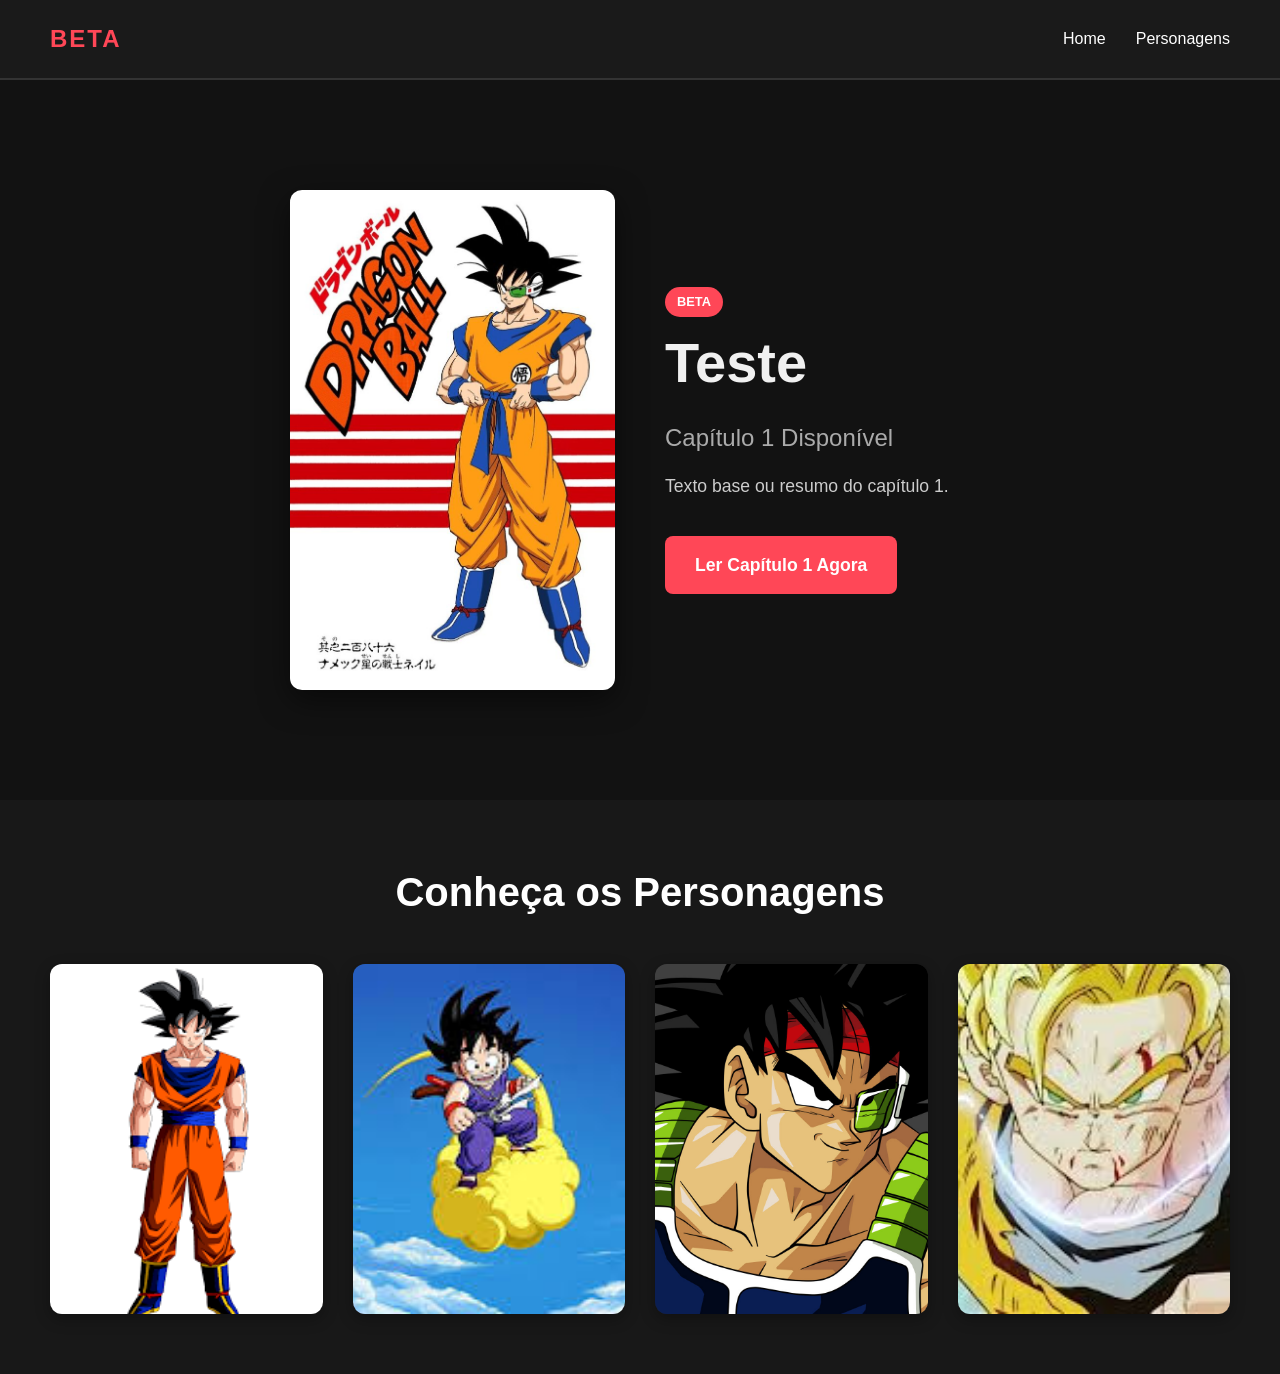
<file: index.html>
<!DOCTYPE html>
<html lang="pt-BR">
<head>
    <meta charset="UTF-8">
    <meta name="viewport" content="width=device-width, initial-scale=1.0">
    <title>Site teste</title>
    <link rel="stylesheet" href="style-home.css">
</head>
<body>

    <div id="background-monsters"></div>

    <nav class="navbar">
        <div class="logo">BETA</div>
        <ul class="nav-links">
            <li><a href="#home">Home</a></li>
            <li><a href="#personagens">Personagens</a></li>
        </ul>
    </nav>

    <section id="home" class="hero">
        <div class="hero-image">
            <img src="imagens/eb4c737c0c4cf840f029569dc1e622c8.jpg" alt="Capa The Last of The Creators">
        </div>
        
        <div class="hero-content">
            <span class="badge"> BETA</span>
            <h1>Teste</h1>
            <h2>Capítulo 1 Disponível</h2>
            <p>Texto base ou resumo do capítulo 1.</p>
            
            <a href="ler.html" class="btn-read">Ler Capítulo 1 Agora</a>
        </div>
    </section>

    <section id="personagens" class="characters-section">
        <h2 class="section-title">Conheça os Personagens</h2>
        <div class="character-grid">
            <div class="char-card"><img src="imagens/Personagem1.png" alt="Personagem 1"></div>
            <div class="char-card"><img src="imagens/Personagem2.jpg" alt="Personagem 2"></div>
            <div class="char-card"><img src="imagens/Personagem3.jpg" alt="Personagem 3"></div>
            <div class="char-card"><img src="imagens/Personagem4.jpg" alt="Personagem 4"></div>
        </div>
    </section>

    <script src="script-home.js"></script>
</body>
</html>
</file>
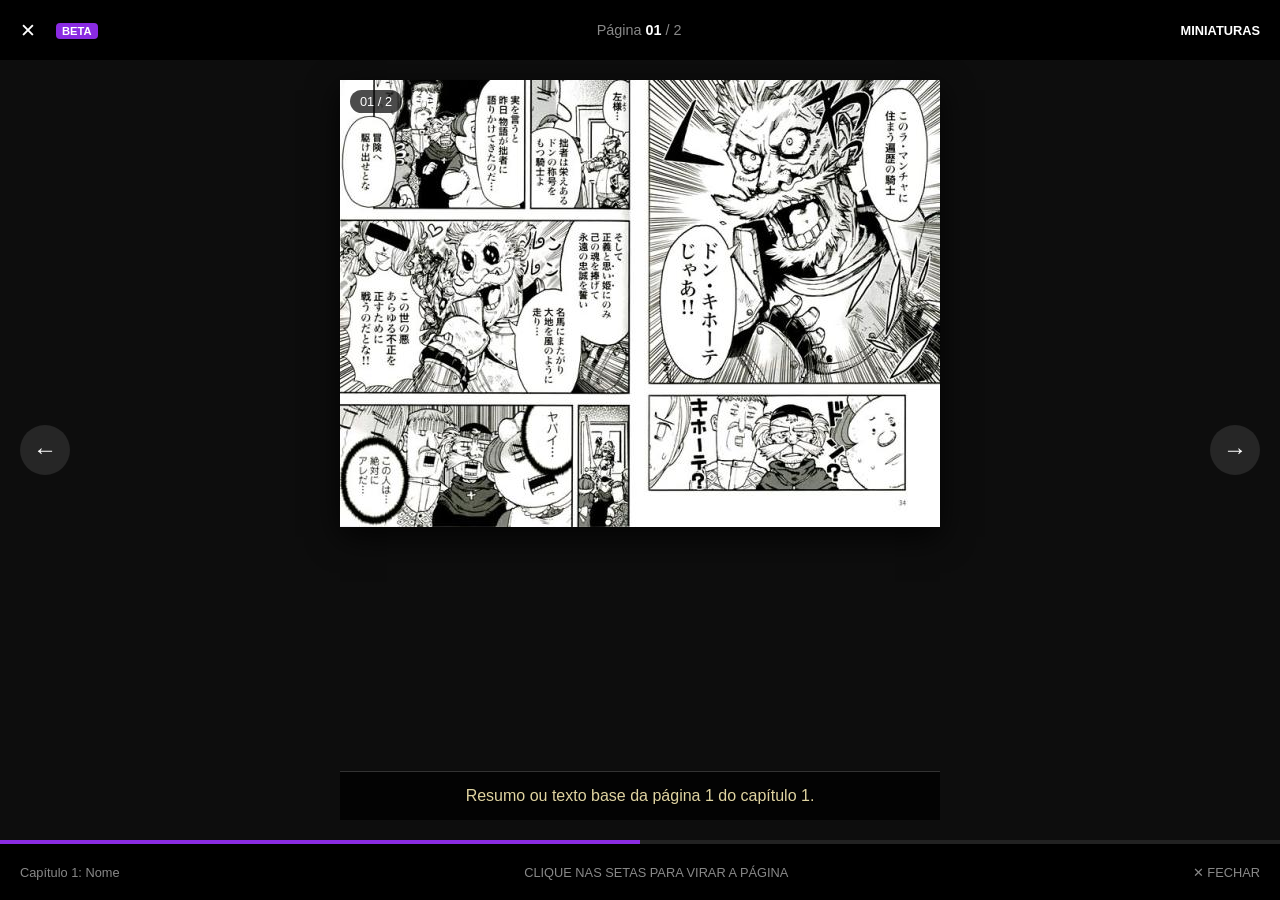
<file: ler.html>
<!DOCTYPE html>
<html lang="pt-BR">
<head>
    <meta charset="UTF-8">
    <meta name="viewport" content="width=device-width, initial-scale=1.0">
    <title>Site teste</title>
    <link rel="stylesheet" href="style-ler.css">
</head>
<body>

    <header class="top-bar">
        <div class="top-left">
            <a href="index.html" class="close-btn">✕</a>
            <span class="manga-title"> <span class="badge">BETA</span></span>
        </div>
        <div class="top-center">
            Página <span id="current-page-display">01</span> / <span id="total-pages-display">12</span>
        </div>
        <div class="top-right">
            <button id="toggle-thumbnails" class="thumb-btn">MINIATURAS</button>
        </div>
    </header>

    <main class="reader-main">
        <aside id="thumbnails-sidebar" class="sidebar">
            <h3>TODAS AS PÁGINAS</h3>
            <div id="thumbnails-container" class="thumbnails-list"></div>
        </aside>

        <div class="page-container">
            <button id="prev-btn" class="nav-arrow">←</button>
            <div class="image-wrapper">
                <span id="page-badge" class="page-badge">1 / 12</span>
                <img id="manga-page" src="" alt="Página do Mangá">
                <div id="page-text" class="page-text-overlay"></div>
            </div>
            <button id="next-btn" class="nav-arrow">→</button>
        </div>
    </main>

    <footer class="bottom-bar">
        <div class="progress-container"><div id="progress-bar" class="progress-bar"></div></div>
        <div class="bottom-content">
            <div class="chapter-info" id="chapter-title">Capítulo 1: Nome</div>
            <div class="hints">CLIQUE NAS SETAS PARA VIRAR A PÁGINA</div>
            <a href="index.html" class="close-reader">✕ FECHAR</a>
        </div>
    </footer>

    <script src="script-ler.js"></script>
</body>
</html>
</file>
<file: style-home.css>
* { margin: 0; padding: 0; box-sizing: border-box; font-family: 'Segoe UI', Tahoma, Geneva, Verdana, sans-serif; }
body { background-color: #121212; color: #f0f0f0; line-height: 1.6; position: relative; }

.navbar { display: flex; justify-content: space-between; align-items: center; padding: 20px 50px; background-color: #1a1a1a; border-bottom: 2px solid #333; position: relative; z-index: 10; }
.logo { font-size: 1.5rem; font-weight: bold; color: #ff4757; letter-spacing: 2px; }
.nav-links { list-style: none; display: flex; gap: 30px; }
.nav-links a { color: #fff; text-decoration: none; font-weight: 500; transition: color 0.3s; }
.nav-links a:hover { color: #ff4757; }

.hero { display: flex; align-items: center; justify-content: center; gap: 50px; padding: 60px 50px; min-height: 80vh; max-width: 1200px; margin: 0 auto; position: relative; z-index: 10; }
.hero-image { flex: 1; display: flex; justify-content: flex-end; }
.hero-image img { max-width: 100%; border-radius: 12px; box-shadow: 0 10px 30px rgba(0, 0, 0, 0.5); max-height: 500px; object-fit: cover; }
.hero-content { flex: 1; display: flex; flex-direction: column; align-items: flex-start; gap: 15px; }
.badge { background-color: #ff4757; color: white; padding: 5px 12px; border-radius: 20px; font-size: 0.8rem; font-weight: bold; }
.hero-content h1 { font-size: 3.5rem; line-height: 1.1; margin-bottom: 10px; }
.hero-content h2 { font-size: 1.5rem; color: #aaaaaa; font-weight: 400; }
.hero-content p { font-size: 1.1rem; color: #cccccc; margin-bottom: 20px; max-width: 90%; }
.btn-read { background-color: #ff4757; color: #fff; padding: 15px 30px; text-decoration: none; font-size: 1.1rem; font-weight: bold; border-radius: 8px; transition: 0.3s; }
.btn-read:hover { background-color: #ff6b81; transform: translateY(-3px); }

.characters-section { padding: 60px 50px; background-color: #181818; text-align: center; position: relative; z-index: 10; }
.section-title { font-size: 2.5rem; margin-bottom: 40px; color: #fff; }
.character-grid { display: grid; grid-template-columns: repeat(auto-fit, minmax(250px, 1fr)); gap: 30px; max-width: 1200px; margin: 0 auto; }
.char-card { background-color: #222; border-radius: 12px; overflow: hidden; transition: transform 0.3s; box-shadow: 0 5px 15px rgba(0,0,0,0.3); }
.char-card img { width: 100%; height: 350px; object-fit: cover; object-position: top; display: block; }
.char-card:hover { transform: scale(1.05); }

@media (max-width: 768px) {
    .hero { flex-direction: column; text-align: center; padding: 40px 20px; }
    .hero-image { justify-content: center; }
    .hero-content { align-items: center; }
    .hero-content h1 { font-size: 2.5rem; }
    .navbar { flex-direction: column; gap: 15px; }
}


#background-monsters {
    position: fixed;
    top: 0;
    left: 0;
    width: 100vw;
    height: 100vh;
    z-index: 1; 
    overflow: hidden;
    pointer-events: none;
}

.monster {
    position: absolute;
    bottom: -100px;
    opacity: 0; 
    animation: floatUp linear infinite;
    filter: drop-shadow(0 0 8px rgba(255, 71, 87, 0.3)); 
}

@keyframes floatUp {
    0% { transform: translateY(0) rotate(-10deg) scale(0.8); opacity: 0; }
    10% { opacity: 0.15; } 
    90% { opacity: 0.15; }
    100% { transform: translateY(-110vh) rotate(10deg) scale(1.2); opacity: 0; }
}

.front-content img {
    width: 100%;
    height: 100%;
    object-fit: cover;
}
</file>
<file: style-ler.css>
* { margin: 0; padding: 0; box-sizing: border-box; font-family: 'Segoe UI', Tahoma, Geneva, Verdana, sans-serif; }
body { background-color: #0d0d0d; color: #ffffff; height: 100vh; display: flex; flex-direction: column; overflow: hidden; }

.top-bar, .bottom-bar { background-color: #000000; display: flex; justify-content: space-between; align-items: center; padding: 15px 20px; height: 60px; z-index: 10; }
.bottom-bar { flex-direction: column; padding: 0; height: 60px; }
.top-left, .top-right { display: flex; align-items: center; gap: 15px; }
.close-btn { color: #fff; text-decoration: none; font-size: 1.2rem; }
.manga-title { font-weight: bold; }
.badge { background-color: #8a2be2; color: white; font-size: 0.7rem; padding: 2px 6px; border-radius: 4px; margin-left: 5px; }
.top-center { color: #888; font-size: 0.9rem; }
#current-page-display { color: #fff; font-weight: bold; }
.thumb-btn { background: none; border: none; color: #fff; cursor: pointer; font-weight: bold; font-size: 0.8rem; }

.reader-main { flex: 1; display: flex; position: relative; overflow: hidden; }
.sidebar { width: 300px; background-color: #111; border-right: 1px solid #333; display: flex; flex-direction: column; transition: transform 0.3s ease; transform: translateX(-100%); position: absolute; height: 100%; z-index: 5; }
.sidebar.open { transform: translateX(0); position: relative; }
.sidebar h3 { font-size: 0.8rem; color: #888; padding: 20px; border-bottom: 1px solid #222; }
.thumbnails-list { flex: 1; overflow-y: auto; padding: 10px; }
.thumb-item { margin-bottom: 15px; cursor: pointer; opacity: 0.6; transition: 0.2s; }
.thumb-item:hover, .thumb-item.active { opacity: 1; }
.thumb-item img { width: 100%; border-radius: 8px; }
.thumb-title { font-size: 0.8rem; color: #aaa; margin-top: 5px; }

.page-container { flex: 1; display: flex; justify-content: center; align-items: center; padding: 20px; position: relative; }
.nav-arrow { background: rgba(255, 255, 255, 0.1); border: none; color: white; width: 50px; height: 50px; border-radius: 50%; font-size: 1.5rem; cursor: pointer; transition: 0.2s; position: absolute; z-index: 5; }
.nav-arrow:hover { background: rgba(255, 255, 255, 0.3); }
#prev-btn { left: 20px; }
#next-btn { right: 20px; }
.image-wrapper { position: relative; height: 100%; max-width: 100%; display: flex; flex-direction: column; align-items: center; }
#manga-page { max-height: calc(100vh - 160px); max-width: 100%; object-fit: contain; box-shadow: 0 10px 30px rgba(0,0,0,0.8); }
.page-badge { position: absolute; top: 10px; left: 10px; background-color: rgba(0, 0, 0, 0.7); padding: 4px 10px; border-radius: 12px; font-size: 0.8rem; }
.page-text-overlay { position: absolute; bottom: 0; width: 100%; background-color: rgba(0, 0, 0, 0.8); color: #e0d4a1; padding: 15px; text-align: center; font-size: 1rem; border-top: 1px solid #333; }

.progress-container { width: 100%; height: 4px; background-color: #222; }
.progress-bar { height: 100%; background-color: #8a2be2; width: 0%; transition: width 0.3s; }
.bottom-content { width: 100%; display: flex; justify-content: space-between; align-items: center; padding: 0 20px; flex: 1; font-size: 0.8rem; color: #888; }
.close-reader { color: #888; text-decoration: none; transition: 0.2s; }
.close-reader:hover { color: #fff; }
</file>
